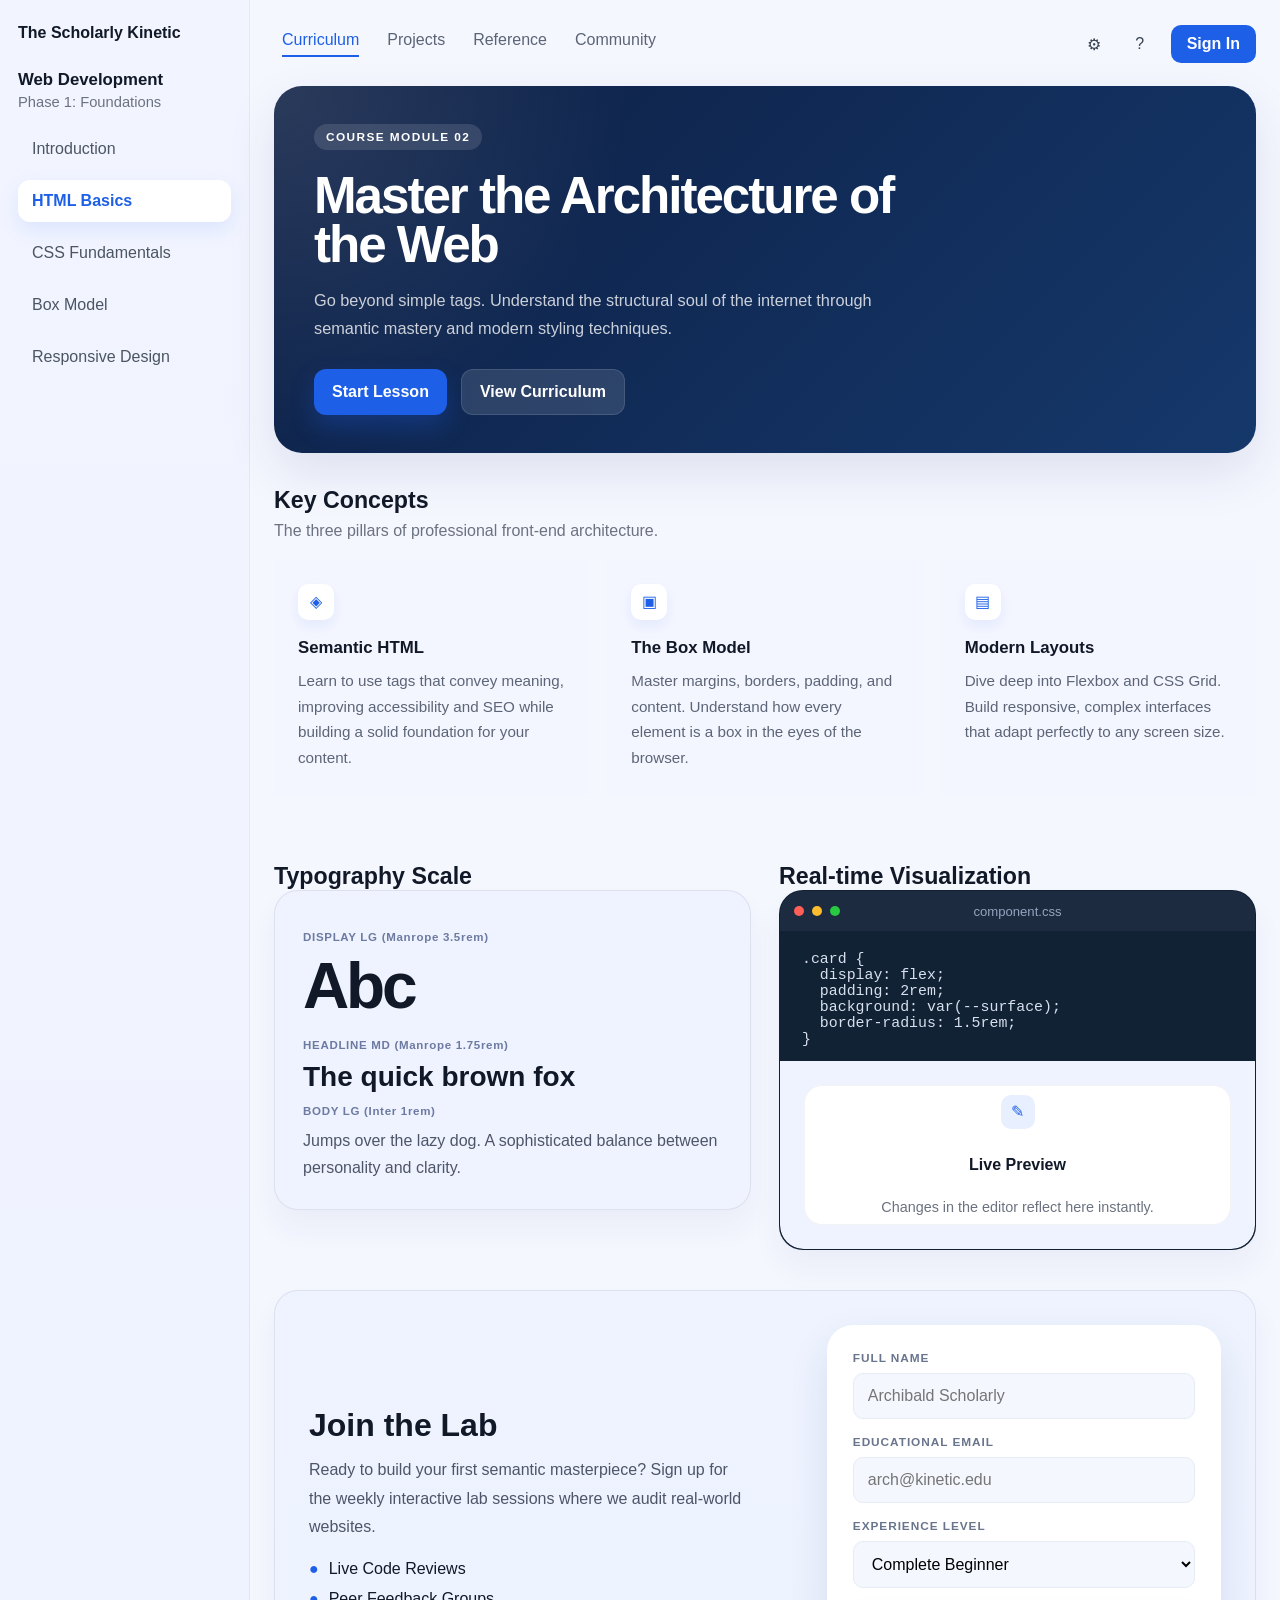
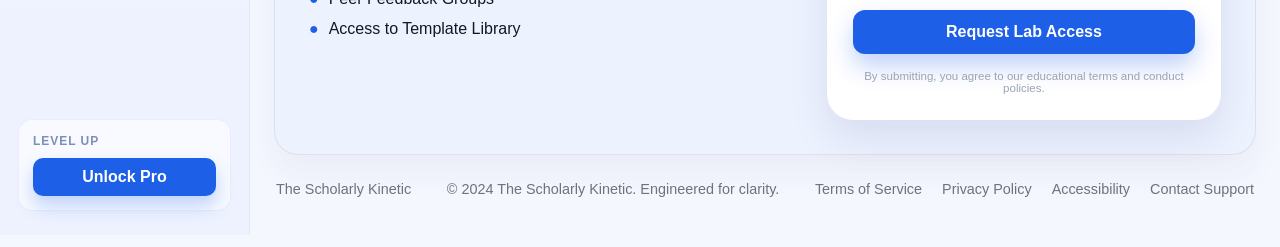
<file: practical/index.html>
<!DOCTYPE html>
<html lang="en">
<head>
  <meta charset="UTF-8" />
  <meta name="viewport" content="width=device-width, initial-scale=1.0"  />
  <link rel="stylesheet" href="style.css" />
</head>
<body>
  <div class="page">
    <aside class="sidebar">
      <div class="brand">The Scholarly Kinetic</div>

      <div class="sidebar-section">
        <h2>Web Development</h2>
        <p>Phase 1: Foundations</p>

        <nav class="side-nav">
          <a href="#">Introduction</a>
          <a class="active" href="#">HTML Basics</a>
          <a href="#">CSS Fundamentals</a>
          <a href="#">Box Model</a>
          <a href="#">Responsive Design</a>
        </nav>
      </div>

      <div class="upgrade">
        <span>LEVEL UP</span>
        <button>Unlock Pro</button>
      </div>
    </aside>

    <main class="main">
      <header class="topbar">
        <nav class="topnav">
          <a class="active" href="#">Curriculum</a>
          <a href="#">Projects</a>
          <a href="#">Reference</a>
          <a href="#">Community</a>
        </nav>

        <div class="top-actions">
          <span class="icon">⚙</span>
          <span class="icon">?</span>
          <button class="signin">Sign In</button>
        </div>
      </header>

      <section class="hero card-dark">
        <span class="module-tag">COURSE MODULE 02</span>
        <h1>Master the Architecture of the Web</h1>
        <p>
          Go beyond simple tags. Understand the structural soul of the internet
          through semantic mastery and modern styling techniques.
        </p>
        <div class="hero-actions">
          <button class="primary">Start Lesson</button>
          <button class="secondary">View Curriculum</button>
        </div>
      </section>

      <section class="section">
        <div class="section-head">
          <h2>Key Concepts</h2>
          <p>The three pillars of professional front-end architecture.</p>
        </div>

        <div class="concept-grid">
          <article class="mini-card">
            <div class="mini-icon">◈</div>
            <h3>Semantic HTML</h3>
            <p>Learn to use tags that convey meaning, improving accessibility and SEO while building a solid foundation for your content.</p>
          </article>

          <article class="mini-card">
            <div class="mini-icon">▣</div>
            <h3>The Box Model</h3>
            <p>Master margins, borders, padding, and content. Understand how every element is a box in the eyes of the browser.</p>
          </article>

          <article class="mini-card">
            <div class="mini-icon">▤</div>
            <h3>Modern Layouts</h3>
            <p>Dive deep into Flexbox and CSS Grid. Build responsive, complex interfaces that adapt perfectly to any screen size.</p>
          </article>
        </div>
      </section>

      <section class="two-col">
        <div class="section">
          <div class="section-head">
            <h2>Typography Scale</h2>
          </div>

          <div class="typography-card">
            <small>DISPLAY LG (Manrope 3.5rem)</small>
            <div class="display-sample">Abc</div>

            <small>HEADLINE MD (Manrope 1.75rem)</small>
            <h3>The quick brown fox</h3>

            <small>BODY LG (Inter 1rem)</small>
            <p>Jumps over the lazy dog. A sophisticated balance between personality and clarity.</p>
          </div>
        </div>

        <div class="section">
          <div class="section-head">
            <h2>Real-time Visualization</h2>
          </div>

          <div class="code-card">
            <div class="window-bar">
              <span></span><span></span><span></span>
              <div class="file-name">component.css</div>
            </div>

            <pre><code>.card {
  display: flex;
  padding: 2rem;
  background: var(--surface);
  border-radius: 1.5rem;
}</code></pre>

            <div class="preview-box">
              <div class="preview-inner">
                <div class="preview-icon">✎</div>
                <h4>Live Preview</h4>
                <p>Changes in the editor reflect here instantly.</p>
              </div>
            </div>
          </div>
        </div>
      </section>

      <section class="join card-soft">
        <div class="join-copy">
          <h2>Join the Lab</h2>
          <p>
            Ready to build your first semantic masterpiece? Sign up for the weekly
            interactive lab sessions where we audit real-world websites.
          </p>
          <ul>
            <li>Live Code Reviews</li>
            <li>Peer Feedback Groups</li>
            <li>Access to Template Library</li>
          </ul>
        </div>

        <form class="join-form">
          <label>
            <span>FULL NAME</span>
            <input type="text" placeholder="Archibald Scholarly" />
          </label>

          <label>
            <span>EDUCATIONAL EMAIL</span>
            <input type="email" placeholder="arch@kinetic.edu" />
          </label>

          <label>
            <span>EXPERIENCE LEVEL</span>
            <select>
              <option>Complete Beginner</option>
              <option>Intermediate</option>
              <option>Advanced</option>
            </select>
          </label>

          <button type="submit" class="primary full">Request Lab Access</button>
          <p class="fineprint">
            By submitting, you agree to our educational terms and conduct policies.
          </p>
        </form>
      </section>

      <footer class="footer">
        <span>The Scholarly Kinetic</span>
        <span>© 2024 The Scholarly Kinetic. Engineered for clarity.</span>
        <nav>
          <a href="#">Terms of Service</a>
          <a href="#">Privacy Policy</a>
          <a href="#">Accessibility</a>
          <a href="#">Contact Support</a>
        </nav>
      </footer>
    </main>
  </div>
</body>
</html>
</file>
<file: practical/style.css>
:root{
  --bg: #f5f7ff;
  --sidebar: #eef2ff;
  --card: #ffffff;
  --soft: #eef3ff;
  --blue: #1d5fe7;
  --blue-dark: #0d2a57;
  --text: #111827;
  --muted: #6b7280;
  --border: rgba(17,24,39,.08);
  --shadow: 0 20px 50px rgba(18, 36, 90, .10);
}

*{
  box-sizing: border-box;
}

body{
  margin: 0;
  font-family: Inter, sans-serif;
  background: var(--bg);
  color: var(--text);
}

a{
  color: inherit;
  text-decoration: none;
}

button, input, select{
  font: inherit;
}

.page{
  display: grid;
  grid-template-columns: 250px 1fr;
  min-height: 100vh;
}

.sidebar{
  background: linear-gradient(180deg, #f2f5ff 0%, #eef2ff 100%);
  padding: 24px 18px;
  border-right: 1px solid rgba(17,24,39,.05);
  display: flex;
  flex-direction: column;
  gap: 28px;
}

.brand{
  font-weight: 700;
  font-size: 1rem;
}

.sidebar-section h2{
  margin: 0;
  font-size: 1.05rem;
  font-weight: 700;
}

.sidebar-section p{
  margin: 4px 0 18px;
  color: var(--muted);
  font-size: .92rem;
}

.side-nav{
  display: grid;
  gap: 10px;
}

.side-nav a{
  padding: 12px 14px;
  border-radius: 12px;
  color: #4b5563;
  display: flex;
  align-items: center;
  gap: 10px;
}

.side-nav a.active{
  background: #fff;
  color: var(--blue);
  box-shadow: 0 8px 20px rgba(29,95,231,.10);
  font-weight: 600;
}

.upgrade{
  margin-top: auto;
  background: rgba(255,255,255,.6);
  border: 1px solid rgba(29,95,231,.08);
  border-radius: 14px;
  padding: 14px;
}

.upgrade span{
  display: block;
  font-size: .75rem;
  letter-spacing: .08em;
  color: #7c8fb7;
  margin-bottom: 10px;
  font-weight: 700;
}

.upgrade button{
  width: 100%;
  border: 0;
  background: var(--blue);
  color: #fff;
  border-radius: 10px;
  padding: 10px 12px;
  font-weight: 700;
  box-shadow: 0 10px 18px rgba(29,95,231,.25);
}

.main{
  padding: 16px 24px 28px;
}

.topbar{
  height: 56px;
  display: flex;
  align-items: center;
  justify-content: space-between;
  margin-bottom: 14px;
}

.topnav{
  display: flex;
  gap: 28px;
  margin-left: 8px;
}

.topnav a{
  color: #5b6476;
  padding-bottom: 6px;
}

.topnav a.active{
  color: var(--blue);
  border-bottom: 2px solid var(--blue);
}

.top-actions{
  display: flex;
  align-items: center;
  gap: 16px;
}

.icon{
  width: 30px;
  height: 30px;
  display: grid;
  place-items: center;
  border-radius: 50%;
  color: #374151;
}

.signin{
  border: 0;
  background: var(--blue);
  color: #fff;
  padding: 10px 16px;
  border-radius: 10px;
  font-weight: 700;
}

.card-dark{
  background:
    radial-gradient(circle at top left, rgba(255,255,255,.12), transparent 34%),
    linear-gradient(135deg, #0d1f44 0%, #15386b 100%);
  color: #fff;
  border-radius: 28px;
  padding: 38px 40px;
  box-shadow: var(--shadow);
}

.hero{
  min-height: 320px;
}

.module-tag{
  display: inline-block;
  background: rgba(255,255,255,.12);
  padding: 6px 12px;
  border-radius: 999px;
  font-size: .74rem;
  letter-spacing: .12em;
  font-weight: 700;
}

.hero h1{
  font-family: Manrope, sans-serif;
  font-size: clamp(2.5rem, 4vw, 4.4rem);
  line-height: .95;
  max-width: 620px;
  margin: 22px 0 18px;
  letter-spacing: -0.04em;
}

.hero p{
  max-width: 560px;
  color: rgba(255,255,255,.78);
  font-size: 1.02rem;
  line-height: 1.7;
  margin: 0 0 26px;
}

.hero-actions{
  display: flex;
  gap: 14px;
}

.primary, .secondary{
  border: 0;
  border-radius: 12px;
  padding: 13px 18px;
  font-weight: 700;
}

.primary{
  background: var(--blue);
  color: #fff;
  box-shadow: 0 12px 24px rgba(29,95,231,.28);
}
.secondary{
  background: rgba(255,255,255,.12);
  color: #fff;
  border: 1px solid rgba(255,255,255,.12);
}

.section{
  margin-top: 34px;
}

.section-head h2{
  margin: 0;
  font-size: 1.45rem;
}

.section-head p{
  margin: 8px 0 0;
  color: var(--muted);
}

.concept-grid{
  margin-top: 20px;
  display: grid;
  grid-template-columns: repeat(3, minmax(0, 1fr));
  gap: 18px;
}

mini-card,
.typography-card,
.code-card,
.join{
  border-radius: 24px;
  background: rgba(255,255,255,.72);
  border: 1px solid var(--border);
  box-shadow: 0 18px 30px rgba(32, 49, 93, .05);
}

.mini-card{
  background: #f4f6ff;
  padding: 24px;
  min-height: 200px;
}

.mini-icon{
  width: 36px;
  height: 36px;
  border-radius: 10px;
  display: grid;
  place-items: center;
  background: #fff;
  color: var(--blue);
  box-shadow: 0 6px 14px rgba(29,95,231,.08);
}

.mini-card h3{
  margin: 18px 0 10px;
  font-size: 1.05rem;
}

.mini-card p{
  margin: 0;
  color: #5c6577;
  line-height: 1.7;
  font-size: .95rem;
}

.two-col{
  margin-top: 34px;
  display: grid;
  grid-template-columns: 1fr 1fr;
  gap: 28px;
  align-items: start;
}

.typography-card{
  background: #eff3ff;
  padding: 28px;
}

.typography-card small{
  display: block;
  color: #6c7aa1;
  font-size: .72rem;
  font-weight: 700;
  letter-spacing: .06em;
  margin-top: 12px;
}

.typography-card .display-sample{
  font-family: Manrope, sans-serif;
  font-size: 4rem;
  font-weight: 800;
  margin: 6px 0 16px;
  letter-spacing: -.05em;
}

.typography-card h3{
  margin: 10px 0 10px;
  font-family: Manrope, sans-serif;
  font-size: 1.75rem;
}
.typography-card p{
  margin: 10px 0 0;
  color: #4e5568;
  line-height: 1.7;
}

.code-card{
  overflow: hidden;
  background: #122235;
  color: #d7e0ee;
}

.window-bar{
  height: 40px;
  background: #1d2b40;
  display: flex;
  align-items: center;
  gap: 8px;
  padding: 0 14px;
  position: relative;
}

.window-bar span{
  width: 10px;
  height: 10px;
  border-radius: 50%;
  background: #ff5f57;
}

.window-bar span:nth-child(2){ background: #febc2e; }
.window-bar span:nth-child(3){ background: #28c840; }

.file-name{
  position: absolute;
  left: 50%;
  transform: translateX(-50%);
  color: #95a4bd;
  font-size: .82rem;
}

.code-card pre{
  margin: 0;
  padding: 20px 22px 14px;
  font-size: .93rem;
  overflow-x: auto;
}

.preview-box{
  background: #eff3ff;
  padding: 24px;
  border-radius: 0 0 24px 24px;
}

.preview-inner{
  background: #fff;
  border-radius: 18px;
  min-height: 140px;
  display: grid;
  place-items: center;
  text-align: center;
  color: #4b5563;
  box-shadow: inset 0 0 0 1px rgba(17,24,39,.05);
}

.preview-icon{
  width: 34px;
  height: 34px;
  border-radius: 10px;
  background: #e8efff;
  color: var(--blue);
  display: grid;
  place-items: center;
  margin-bottom: 8px;
}

.preview-inner h4{
  margin: 0;
  color: #111827;
}

.preview-inner p{
  margin: 6px 0 0;
  font-size: .9rem;
  color: #6b7280;
}

.join{
  margin-top: 40px;
  padding: 34px;
  display: grid;
  grid-template-columns: 1.1fr .9fr;
  gap: 36px;
  align-items: center;
  background: linear-gradient(180deg, #eef3ff 0%, #edf2ff 100%);
}
.join-copy h2{
  margin: 0 0 12px;
  font-size: 2rem;
}

.join-copy p{
  max-width: 440px;
  color: #4e5568;
  line-height: 1.8;
  margin: 0 0 18px;
}

.join-copy ul{
  list-style: none;
  margin: 0;
  padding: 0;
  display: grid;
  gap: 12px;
}

.join-copy li::before{
  content: "●";
  color: var(--blue);
  margin-right: 10px;
}

.join-form{
  background: #fff;
  border-radius: 26px;
  padding: 26px;
  box-shadow: 0 18px 40px rgba(24, 40, 92, .10);
  display: grid;
  gap: 16px;
}

.join-form label{
  display: grid;
  gap: 8px;
}

.join-form span{
  font-size: .74rem;
  letter-spacing: .08em;
  color: #69758d;
  font-weight: 700;
}

.join-form input,
.join-form select{
  width: 100%;
  border: 1px solid #e6ebf5;
  background: #f5f7ff;
  border-radius: 10px;
  padding: 13px 14px;
  outline: none;
}

.join-form .full{
  width: 100%;
  margin-top: 6px;
}

.fineprint{
  font-size: .72rem;
  color: #9aa3b5;
  text-align: center;
  margin: 0;
}

.footer{
  display: flex;
  justify-content: space-between;
  align-items: center;
  gap: 20px;
  color: #6b7280;
  font-size: .9rem;
  padding: 26px 2px 10px;
  flex-wrap: wrap;
}

.footer nav{
  display: flex;
  gap: 20px;
  flex-wrap: wrap;
}

@media (max-width: 1100px){
  .page{
    grid-template-columns: 1fr;
  }

  .sidebar{
    display: none;
  }

  .concept-grid,
  .two-col,
  .join{
    grid-template-columns: 1fr;
  }
}

@media (max-width: 700px){
  .main{
    padding: 14px;
  }

  .topbar{
    height: auto;
    flex-direction: column;
    gap: 14px;
    align-items: flex-start;
  }

  .topnav{
    flex-wrap: wrap;
    gap: 16px;
    margin-left: 0;
  }

  .hero{
    padding: 28px 22px;
  }

  .hero-actions{
    flex-direction: column;
  }

  .footer{
    flex-direction: column;
    align-items: flex-start;
  }
}
</file>
